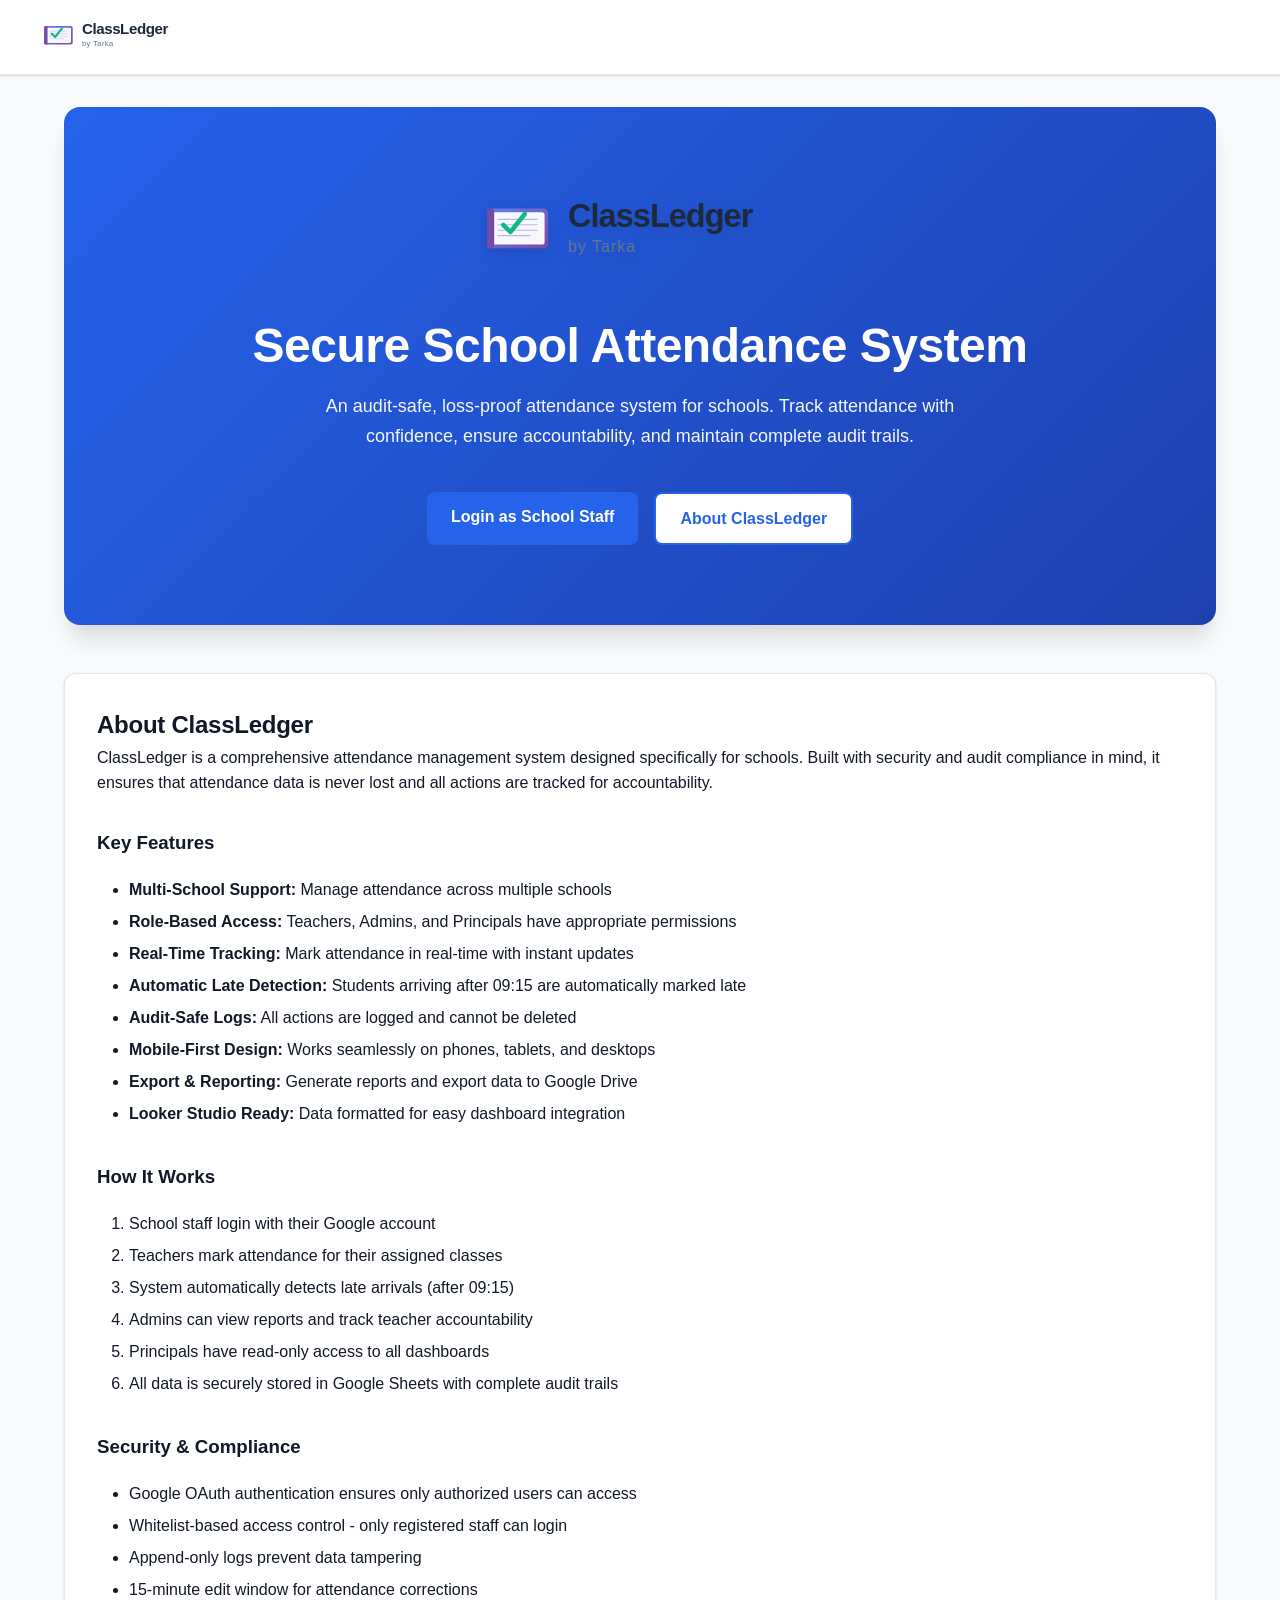
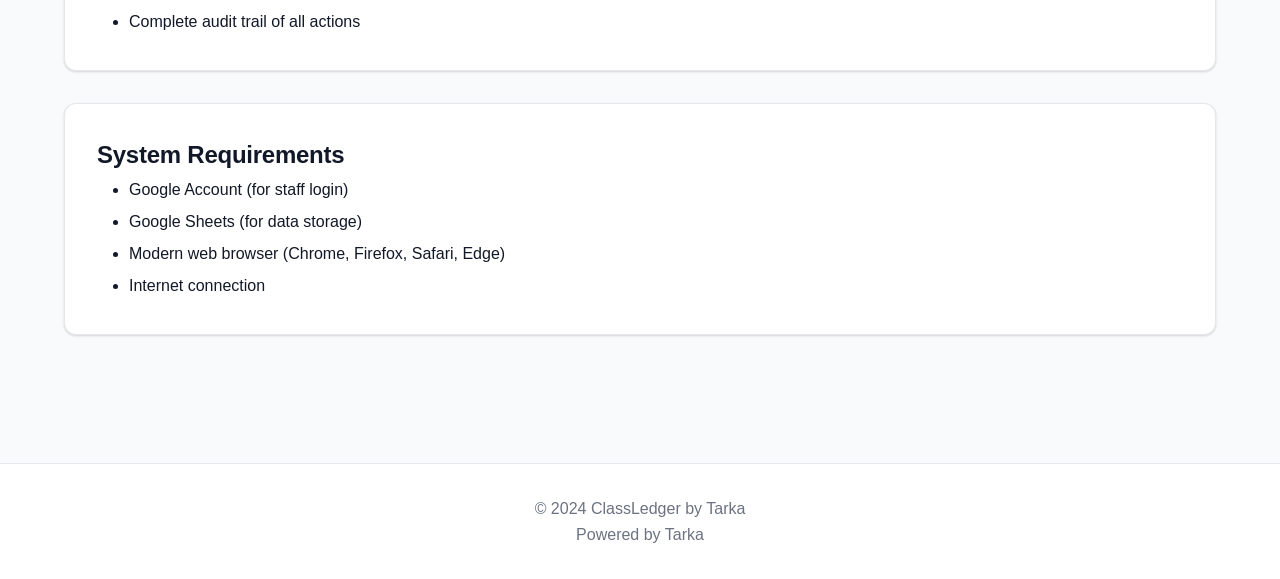
<file: index.html>
<!DOCTYPE html>
<html lang="en">
<head>
    <meta charset="UTF-8">
    <meta name="viewport" content="width=device-width, initial-scale=1.0">
    <meta http-equiv="Cache-Control" content="no-cache, no-store, must-revalidate">
    <meta http-equiv="Pragma" content="no-cache">
    <meta http-equiv="Expires" content="0">
    <title>ClassLedger by Tarka - Secure School Attendance System</title>
    <link rel="icon" type="image/svg+xml" href="assets/favicon.svg">
    <link rel="stylesheet" href="css/styles.css">
</head>
<body>
    <header>
        <div class="header-content">
            <div class="logo-container">
                <img src="assets/logo.svg" alt="ClassLedger" class="header-logo">
            </div>
        </div>
    </header>

    <main>
        <div class="container">
            <div class="hero">
                <div class="hero-logo-container">
                    <img src="assets/logo.svg" alt="ClassLedger" class="hero-logo">
                </div>
                <h1 class="hero-title">Secure School Attendance System</h1>
                <p class="hero-description">
                    An audit-safe, loss-proof attendance system for schools.
                    Track attendance with confidence, ensure accountability, and maintain complete audit trails.
                </p>
                <div class="btn-group">
                    <a href="login.html" class="btn btn-primary">Login as School Staff</a>
                    <a href="#about" class="btn btn-secondary">About ClassLedger</a>
                </div>
            </div>

            <div class="card" id="about">
                <h2 class="card-title">About ClassLedger</h2>
                <p style="margin-bottom: 1rem;">
                    ClassLedger is a comprehensive attendance management system designed specifically for schools.
                    Built with security and audit compliance in mind, it ensures that attendance data is never lost
                    and all actions are tracked for accountability.
                </p>
                
                <h3 style="margin-top: 2rem; margin-bottom: 1rem;">Key Features</h3>
                <ul style="line-height: 2; margin-left: 2rem;">
                    <li><strong>Multi-School Support:</strong> Manage attendance across multiple schools</li>
                    <li><strong>Role-Based Access:</strong> Teachers, Admins, and Principals have appropriate permissions</li>
                    <li><strong>Real-Time Tracking:</strong> Mark attendance in real-time with instant updates</li>
                    <li><strong>Automatic Late Detection:</strong> Students arriving after 09:15 are automatically marked late</li>
                    <li><strong>Audit-Safe Logs:</strong> All actions are logged and cannot be deleted</li>
                    <li><strong>Mobile-First Design:</strong> Works seamlessly on phones, tablets, and desktops</li>
                    <li><strong>Export & Reporting:</strong> Generate reports and export data to Google Drive</li>
                    <li><strong>Looker Studio Ready:</strong> Data formatted for easy dashboard integration</li>
                </ul>

                <h3 style="margin-top: 2rem; margin-bottom: 1rem;">How It Works</h3>
                <ol style="line-height: 2; margin-left: 2rem;">
                    <li>School staff login with their Google account</li>
                    <li>Teachers mark attendance for their assigned classes</li>
                    <li>System automatically detects late arrivals (after 09:15)</li>
                    <li>Admins can view reports and track teacher accountability</li>
                    <li>Principals have read-only access to all dashboards</li>
                    <li>All data is securely stored in Google Sheets with complete audit trails</li>
                </ol>

                <h3 style="margin-top: 2rem; margin-bottom: 1rem;">Security & Compliance</h3>
                <ul style="line-height: 2; margin-left: 2rem;">
                    <li>Google OAuth authentication ensures only authorized users can access</li>
                    <li>Whitelist-based access control - only registered staff can login</li>
                    <li>Append-only logs prevent data tampering</li>
                    <li>15-minute edit window for attendance corrections</li>
                    <li>Complete audit trail of all actions</li>
                </ul>
            </div>

            <div class="card">
                <h2 class="card-title">System Requirements</h2>
                <ul style="line-height: 2; margin-left: 2rem;">
                    <li>Google Account (for staff login)</li>
                    <li>Google Sheets (for data storage)</li>
                    <li>Modern web browser (Chrome, Firefox, Safari, Edge)</li>
                    <li>Internet connection</li>
                </ul>
            </div>
        </div>
    </main>

    <footer>
        <div class="footer-content">
            <p>&copy; 2024 ClassLedger by Tarka</p>
            <p>Powered by Tarka</p>
        </div>
    </footer>
</body>
</html>
</file>
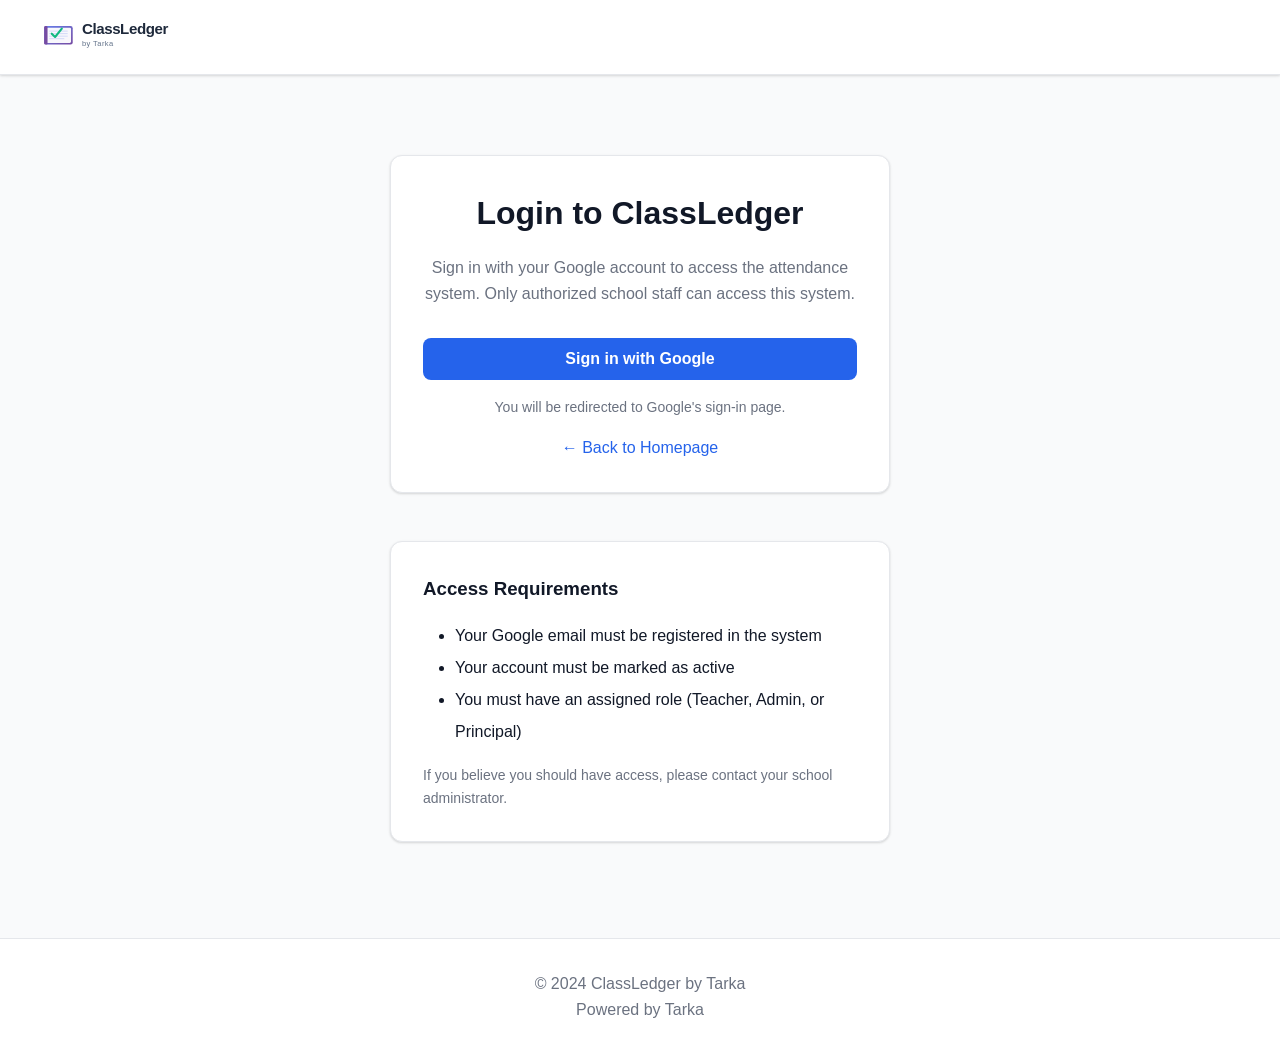
<file: admin-dashboard.html>
<!DOCTYPE html>
    <meta http-equiv="Cache-Control" content="no-cache, no-store, must-revalidate">
    <meta http-equiv="Pragma" content="no-cache">
    <meta http-equiv="Expires" content="0">
<html lang="en">
<head>
    <meta charset="UTF-8">
    <meta name="viewport" content="width=device-width, initial-scale=1.0">
    <title>Admin Dashboard - ClassLedger by Tarka</title>
    <link rel="icon" type="image/svg+xml" href="assets/favicon.svg">
    <link rel="stylesheet" href="css/styles.css">
</head>
<body>
    <header style="background: linear-gradient(135deg, #10b981 0%, #059669 100%);">
        <div class="header-content">
            <div class="logo-container">
                <img src="assets/logo-white.svg" alt="ClassLedger" class="header-logo">
            </div>
            <div class="user-info">
                <div>
                    <div class="user-name" id="userName" style="color: white;">Loading...</div>
                    <div style="display: flex; align-items: center; gap: 0.5rem;">
                        <span class="badge" style="background: rgba(255,255,255,0.2); color: white; padding: 0.25rem 0.75rem; border-radius: 0.25rem; font-size: 0.75rem; border: 1px solid rgba(255,255,255,0.3);">
                            🔧 Full Access
                        </span>
                        <div class="branding" id="userRole" style="color: rgba(255,255,255,0.9);">Admin</div>
                    </div>
                </div>
                <button class="btn-logout" onclick="logout()" style="background: rgba(255,255,255,0.2); color: white; border: 1px solid rgba(255,255,255,0.3);">Logout</button>
            </div>
        </div>
    </header>

    <main>
        <div class="container">
            <div class="card">
                <div class="card-header" style="display: flex; justify-content: space-between; align-items: center;">
                    <div>
                        <h2 class="card-title">Daily Attendance Report</h2>
                        <div id="schoolName" style="color: var(--text-secondary);">Loading...</div>
                    </div>
                    <button class="btn-refresh" onclick="manualRefresh()" title="Refresh data (Ctrl+R)">
                        <span>🔄</span> Refresh
                    </button>
                </div>

                <div style="display: grid; grid-template-columns: 1fr 1fr; gap: 1rem; margin-bottom: 1.5rem;">
                    <div class="form-group">
                        <label class="form-label" for="classSelect">Select Class</label>
                        <select id="classSelect" class="form-select">
                            <option value="">Loading classes...</option>
                        </select>
                    </div>
                    <div class="form-group">
                        <label class="form-label" for="dateSelect">Select Date</label>
                        <input type="date" id="dateSelect" class="form-input">
                    </div>
                </div>

                <div id="attendanceStats"></div>
            </div>

            <div class="card">
                <div class="card-header">
                    <h3 class="card-title">Absent Students</h3>
                </div>
                <div id="absentStudents">
                    <p class="text-center">Select a class and date to view absent students</p>
                </div>
            </div>

            <div class="card">
                <div class="card-header">
                    <h3 class="card-title">Teacher Accountability</h3>
                </div>
                <div id="teacherAccountability">
                    <p class="text-center">Select a class and date to view teacher accountability</p>
                </div>
            </div>

            <div class="card">
                <div class="card-header">
                    <h3 class="card-title">Date Range Report</h3>
                </div>
                <div style="display: grid; grid-template-columns: 1fr 1fr 1fr; gap: 1rem; margin-bottom: 1.5rem;">
                    <div class="form-group">
                        <label class="form-label" for="reportClassSelect">Class</label>
                        <select id="reportClassSelect" class="form-select">
                            <option value="">Select Class</option>
                        </select>
                    </div>
                    <div class="form-group">
                        <label class="form-label" for="reportStartDate">Start Date</label>
                        <input type="date" id="reportStartDate" class="form-input">
                    </div>
                    <div class="form-group">
                        <label class="form-label" for="reportEndDate">End Date</label>
                        <input type="date" id="reportEndDate" class="form-input">
                    </div>
                </div>
                <button id="generateReportBtn" class="btn btn-primary">Generate Report</button>
                <div id="dateRangeReport" style="margin-top: 2rem;"></div>
            </div>

            <!-- Student Management Panel -->
            <div class="card">
                <div class="card-header">
                    <h3 class="card-title">Student Management</h3>
                    <div style="display: flex; gap: 0.5rem;">
                        <button class="btn btn-primary" onclick="openAddStudentModal()">+ Add Student</button>
                        <button class="btn btn-secondary" onclick="downloadCSVTemplate()">Download Template</button>
                        <button class="btn btn-secondary" onclick="openBulkImportModal()">Bulk Import</button>
                    </div>
                </div>
                <div id="studentManagement">
                    <div class="form-group">
                        <input type="text" id="studentSearch" class="form-input" placeholder="Search students by name, roll, or class..." onkeyup="searchStudents()">
                    </div>
                    <div id="studentsList" class="table-container">
                        <p class="text-center">Loading students...</p>
                    </div>
                </div>
            </div>

            <!-- Teacher Management Panel -->
            <div class="card">
                <div class="card-header">
                    <h3 class="card-title">Teacher Management</h3>
                    <button class="btn btn-primary" onclick="openAddTeacherModal()">+ Add Teacher</button>
                </div>
                <div id="teacherManagement">
                    <div id="teachersList" class="table-container">
                        <p class="text-center">Loading teachers...</p>
                    </div>
                </div>
            </div>

            <!-- System Settings -->
            <div class="card">
                <div class="card-header">
                    <h3 class="card-title">System Settings</h3>
                </div>
                <div id="systemSettings">
                    <div class="form-group">
                        <label class="form-label">Check-In Window</label>
                        <div style="display: grid; grid-template-columns: 1fr 1fr; gap: 1rem;">
                            <input type="time" id="checkInStart" class="form-input" value="07:00">
                            <input type="time" id="checkInEnd" class="form-input" value="10:30">
                        </div>
                    </div>
                    <div class="form-group">
                        <label class="form-label">Check-Out Window</label>
                        <div style="display: grid; grid-template-columns: 1fr 1fr; gap: 1rem;">
                            <input type="time" id="checkOutStart" class="form-input" value="12:30">
                            <input type="time" id="checkOutEnd" class="form-input" value="15:30">
                        </div>
                    </div>
                    <div class="form-group">
                        <label class="form-label">Late Arrival Threshold</label>
                        <input type="time" id="lateThreshold" class="form-input" value="09:15">
                    </div>
                    <div class="form-group">
                        <label class="form-label">Edit Window (minutes)</label>
                        <input type="number" id="editWindow" class="form-input" value="15" min="0" max="60">
                    </div>
                    <button class="btn btn-primary" onclick="saveSystemSettings()">Save Settings</button>
                </div>
            </div>

            <!-- Student Portal Management -->
            <div class="card">
                <div class="card-header">
                    <h3 class="card-title">Student Portal</h3>
                </div>
                <div id="studentPortal">
                    <p style="margin-bottom: 1rem;">Manage student certificate downloads and correction requests.</p>
                    <div class="form-group">
                        <label class="form-label">Select Student</label>
                        <select id="portalStudentSelect" class="form-select" onchange="loadStudentPortalData()">
                            <option value="">Select a student...</option>
                        </select>
                    </div>
                    <div id="studentPortalActions" style="display: none;">
                        <div style="display: flex; gap: 1rem; margin-top: 1rem;">
                            <button class="btn btn-primary" onclick="downloadStudentCertificate()">Download Certificate</button>
                            <button class="btn btn-secondary" onclick="viewCorrectionRequests()">View Correction Requests</button>
                        </div>
                    </div>
                </div>
            </div>
        </div>
    </main>

    <footer>
        <div class="footer-content">
            <p>&copy; 2024 ClassLedger by Tarka</p>
            <p>Powered by Tarka</p>
        </div>
    </footer>

    <script src="js/auth.js"></script>
    <script src="js/utils.js"></script>
    <script src="js/analytics.js"></script>
    <script src="js/advanced-reporting.js"></script>
    <script src="js/realtime.js"></script>
    <script src="js/bulk-operations.js"></script>
    <script src="js/holiday-calendar.js"></script>
    <script src="js/admin-management.js"></script>
    <script src="js/student-portal.js"></script>
    <script src="js/admin.js"></script>
    <script>
        // Initialize language selector
        document.addEventListener('DOMContentLoaded', () => {
            const langSelect = document.getElementById('languageSelect');
            if (langSelect) {
                langSelect.value = getCurrentLanguage();
            }
            
            // Initialize holiday calendar
            const today = new Date();
            loadHolidays().then(() => {
                renderHolidayCalendar('holidayCalendarContainer', today.getFullYear(), today.getMonth());
            });
        });
        
        // Theme toggle
        function toggleTheme() {
            document.body.classList.toggle('dark-theme');
            const isDark = document.body.classList.contains('dark-theme');
            localStorage.setItem('theme', isDark ? 'dark' : 'light');
            showToast(`Switched to ${isDark ? 'dark' : 'light'} mode`, 'info');
        }
        
        // Load saved theme
        if (localStorage.getItem('theme') === 'dark') {
            document.body.classList.add('dark-theme');
        }
    </script>
    <script>
        // Check if user data is in URL (from OAuth redirect)
        const urlParams = new URLSearchParams(window.location.search);
        const userParam = urlParams.get('user');
        if (userParam) {
            try {
                const user = JSON.parse(decodeURIComponent(userParam));
                sessionStorage.setItem('user', JSON.stringify(user));
                sessionStorage.setItem('authenticated', 'true');
                window.history.replaceState({}, document.title, window.location.pathname);
            } catch (e) {
                console.error('Error parsing user data:', e);
            }
        }
    </script>
    <!-- Note: Class dropdowns are populated by populateClassDropdown() in admin.js -->
</body>
</html>
</file>
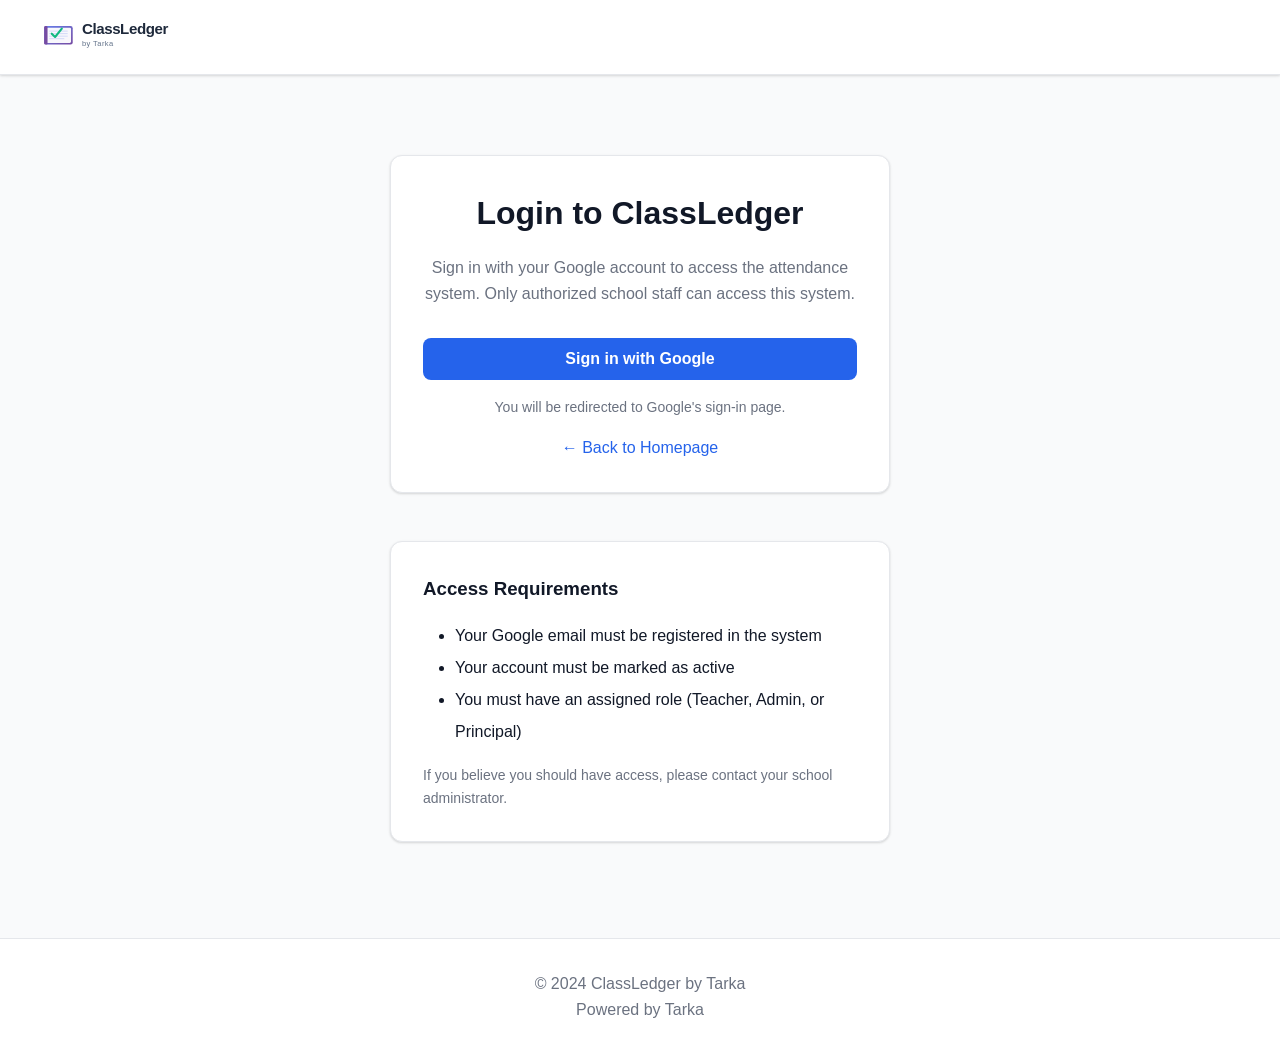
<file: login.html>
<!DOCTYPE html>
    <meta http-equiv="Cache-Control" content="no-cache, no-store, must-revalidate">
    <meta http-equiv="Pragma" content="no-cache">
    <meta http-equiv="Expires" content="0">
<html lang="en">
<head>
    <meta charset="UTF-8">
    <meta name="viewport" content="width=device-width, initial-scale=1.0">
    <title>Login - ClassLedger by Tarka</title>
    <link rel="icon" type="image/svg+xml" href="assets/favicon.svg">
    <link rel="stylesheet" href="css/styles.css">
</head>
<body>
    <header>
        <div class="header-content">
            <div class="logo-container">
                <img src="assets/logo.svg" alt="ClassLedger" class="header-logo">
            </div>
        </div>
    </header>

    <main>
        <div class="container">
            <div class="card" style="max-width: 500px; margin: 3rem auto;">
                <div class="text-center">
                    <h1 style="margin-bottom: 1rem;">Login to ClassLedger</h1>
                    <p style="color: var(--text-secondary); margin-bottom: 2rem;">
                        Sign in with your Google account to access the attendance system.
                        Only authorized school staff can access this system.
                    </p>
                </div>

                <div id="loginStatus" class="alert alert-info" style="display: none;"></div>

                <div class="text-center">
                    <button id="loginBtn" class="btn btn-primary" style="width: 100%; margin-bottom: 1rem;">
                        Sign in with Google
                    </button>
                    <p style="font-size: 0.875rem; color: var(--text-secondary); margin-bottom: 1rem;">
                        You will be redirected to Google's sign-in page.
                    </p>
                    <a href="index.html" style="color: var(--primary-color); text-decoration: none;">
                        ← Back to Homepage
                    </a>
                </div>
            </div>

            <div class="card" style="max-width: 500px; margin: 0 auto;">
                <h3 style="margin-bottom: 1rem;">Access Requirements</h3>
                <ul style="line-height: 2; margin-left: 2rem;">
                    <li>Your Google email must be registered in the system</li>
                    <li>Your account must be marked as active</li>
                    <li>You must have an assigned role (Teacher, Admin, or Principal)</li>
                </ul>
                <p style="margin-top: 1rem; color: var(--text-secondary); font-size: 0.875rem;">
                    If you believe you should have access, please contact your school administrator.
                </p>
            </div>
        </div>
    </main>

    <footer>
        <div class="footer-content">
            <p>&copy; 2024 ClassLedger by Tarka</p>
            <p>Powered by Tarka</p>
        </div>
    </footer>

    <script src="js/auth.js"></script>
    <script>
        // Check URL parameters immediately (before DOMContentLoaded)
        // This handles OAuth redirects that come with user data in URL
        (function() {
            const urlParams = new URLSearchParams(window.location.search);
            const userParam = urlParams.get('user');
            const errorParam = urlParams.get('error');
            
            if (errorParam === 'unauthorized') {
                // Wait for DOM, then show access denied
                if (document.readyState === 'loading') {
                    document.addEventListener('DOMContentLoaded', function() {
                        showAccessDenied();
                    });
                } else {
                    showAccessDenied();
                }
                return;
            } else if (userParam) {
                try {
                    const user = JSON.parse(decodeURIComponent(userParam));
                    sessionStorage.setItem('user', JSON.stringify(user));
                    sessionStorage.setItem('authenticated', 'true');
                    // Clean URL immediately
                    window.history.replaceState({}, document.title, window.location.pathname);
                    // Redirect to appropriate dashboard
                    // Wait for auth.js to load if needed
                    if (typeof redirectToDashboard === 'function') {
                        redirectToDashboard(user.role);
                    } else {
                        // Wait for auth.js to load
                        window.addEventListener('load', function() {
                            if (typeof redirectToDashboard === 'function') {
                                redirectToDashboard(user.role);
                            } else {
                                // Fallback: redirect based on role
                                const roleMap = {
                                    'teacher': 'teacher-dashboard.html',
                                    'admin': 'admin-dashboard.html',
                                    'principal': 'principal-dashboard.html'
                                };
                                const dashboard = roleMap[user.role] || 'index.html';
                                window.location.href = dashboard;
                            }
                        });
                    }
                    return;
                } catch (e) {
                    console.error('Error parsing user data:', e);
                    if (document.readyState === 'loading') {
                        document.addEventListener('DOMContentLoaded', function() {
                            showAccessDenied();
                        });
                    } else {
                        showAccessDenied();
                    }
                    return;
                }
            }
        })();

        // Wait for DOM to be ready for button initialization
        document.addEventListener('DOMContentLoaded', function() {
            // Check if we're showing access denied (error parameter in URL)
            const urlParams = new URLSearchParams(window.location.search);
            if (urlParams.get('error') === 'unauthorized') {
                // Access denied is already shown, don't try to initialize button
                return;
            }

            // Check if already logged in (skip if we just processed URL params)
            if (!window.location.search.includes('user=') && !window.location.search.includes('error=')) {
                if (isAuthenticated()) {
                    const user = getCurrentUser();
                    if (user) {
                        redirectToDashboard(user.role);
                        return;
                    }
                }
            }

            // Initialize login button
            const loginBtn = document.getElementById('loginBtn');
            if (!loginBtn) {
                // Button might have been removed by showAccessDenied, check if we should show it
                if (urlParams.get('error') !== 'unauthorized') {
                    console.error('Login button not found!');
                }
                return;
            }

            loginBtn.addEventListener('click', async function(e) {
                e.preventDefault();
                e.stopPropagation();
                
                console.log('Login button clicked');
                
                const statusEl = document.getElementById('loginStatus');
                if (statusEl) {
                    statusEl.style.display = 'block';
                    statusEl.className = 'alert alert-info';
                    statusEl.textContent = 'Redirecting to Google sign-in...';
                }
                
                // Get API URL from auth.js (should be loaded by now)
                const apiUrl = typeof API_URL !== 'undefined' ? API_URL : 'https://script.google.com/macros/s/AKfycbwtvbmUP8SDG3pmLZ0uCxoZjZ8Fs61XFHXZI5sh0GmkMnRK_VrrW7DHO-DpG-5o5elR/exec';
                
                // Redirect to Apps Script Web App which will handle OAuth
                // The Web App will redirect back with user data
                const frontendBaseUrl = window.location.origin + window.location.pathname.replace('/login.html', '');
                const redirectUrl = `${frontendBaseUrl}/login.html`;
                
                console.log('Redirecting to:', `${apiUrl}?action=auth&redirect=${encodeURIComponent(redirectUrl)}`);
                
                // Redirect to Web App with redirect parameter
                window.location.href = `${apiUrl}?action=auth&redirect=${encodeURIComponent(redirectUrl)}`;
            });
        });
    </script>
</body>
</html>
</file>
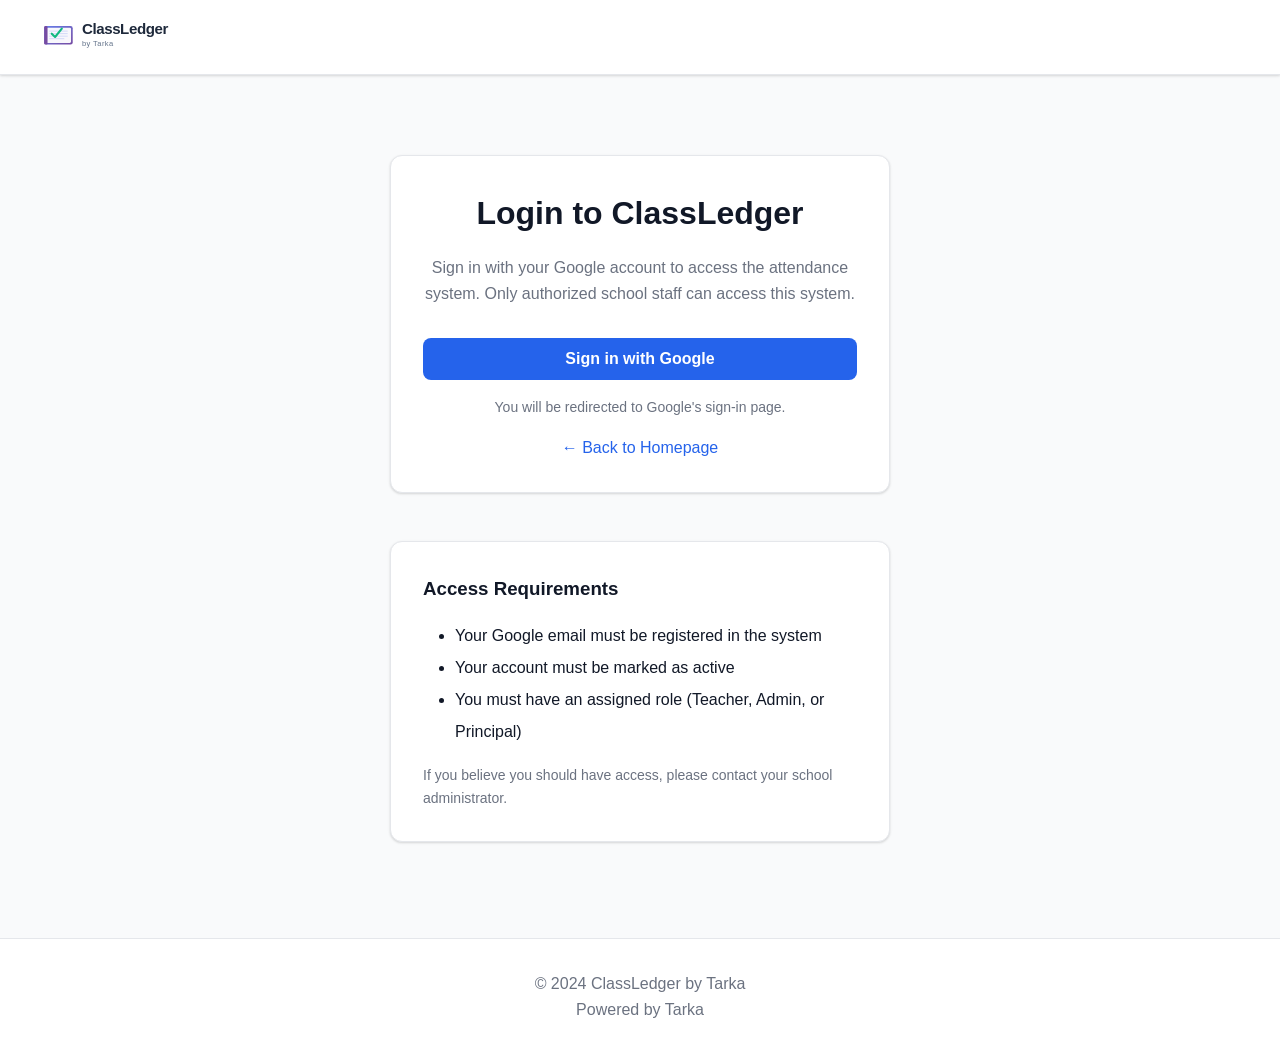
<file: principal-dashboard.html>
<!DOCTYPE html>
    <meta http-equiv="Cache-Control" content="no-cache, no-store, must-revalidate">
    <meta http-equiv="Pragma" content="no-cache">
    <meta http-equiv="Expires" content="0">
<html lang="en">
<head>
    <meta charset="UTF-8">
    <meta name="viewport" content="width=device-width, initial-scale=1.0">
    <title>Principal Dashboard - ClassLedger by Tarka</title>
    <link rel="icon" type="image/svg+xml" href="assets/favicon.svg">
    <link rel="stylesheet" href="css/styles.css">
</head>
<body>
    <header style="background: linear-gradient(135deg, #667eea 0%, #764ba2 100%);">
        <div class="header-content">
            <div class="logo-container">
                <img src="assets/logo-white.svg" alt="ClassLedger" class="header-logo">
            </div>
            <div class="user-info">
                <div>
                    <div class="user-name" id="userName" style="color: white;">Loading...</div>
                    <div style="display: flex; align-items: center; gap: 0.5rem;">
                        <span class="badge" style="background: rgba(255,255,255,0.2); color: white; padding: 0.25rem 0.75rem; border-radius: 0.25rem; font-size: 0.75rem; border: 1px solid rgba(255,255,255,0.3);">
                            👁️ Read-Only Access
                        </span>
                        <div class="branding" id="userRole" style="color: rgba(255,255,255,0.9);">Principal</div>
                    </div>
                </div>
                <button class="btn-logout" onclick="logout()" style="background: rgba(255,255,255,0.2); color: white; border: 1px solid rgba(255,255,255,0.3);">Logout</button>
            </div>
        </div>
    </header>

    <main>
        <div class="container">
            <div class="card">
                <div class="card-header" style="display: flex; justify-content: space-between; align-items: center;">
                    <div>
                        <h2 class="card-title">School Overview</h2>
                        <div id="schoolName" style="color: var(--text-secondary);">Loading...</div>
                    </div>
                    <button class="btn-refresh" onclick="manualRefresh()" title="Refresh data (Ctrl+R)">
                        <span>🔄</span> Refresh
                    </button>
                </div>
                <div id="overviewStats">
                    <div class="loading">
                        <div class="spinner"></div>
                        Loading statistics...
                    </div>
                </div>
            </div>

            <div class="card">
                <div class="card-header">
                    <h3 class="card-title">Daily Attendance Report</h3>
                </div>
                <div style="display: grid; grid-template-columns: 1fr 1fr; gap: 1rem; margin-bottom: 1.5rem;">
                    <div class="form-group">
                        <label class="form-label" for="classSelect">Select Class</label>
                        <select id="classSelect" class="form-select">
                            <option value="">Select Class</option>
                        </select>
                    </div>
                    <div class="form-group">
                        <label class="form-label" for="dateSelect">Select Date</label>
                        <input type="date" id="dateSelect" class="form-input">
                    </div>
                </div>
                <div id="reportContent">
                    <p class="text-center">Select a class and date to view report</p>
                </div>
            </div>

            <div class="card">
                <div class="card-header">
                    <h3 class="card-title">Absent Students</h3>
                </div>
                <div id="absentStudents">
                    <p class="text-center">Select a class and date to view absent students</p>
                </div>
            </div>

            <div class="card">
                <div class="card-header">
                    <h3 class="card-title">Teacher Accountability</h3>
                </div>
                <div id="teacherAccountability">
                    <p class="text-center">Select a class and date to view teacher accountability</p>
                </div>
            </div>

            <div class="card">
                <div class="card-header">
                    <h3 class="card-title">Date Range Report</h3>
                </div>
                <div style="display: grid; grid-template-columns: 1fr 1fr 1fr; gap: 1rem; margin-bottom: 1.5rem;">
                    <div class="form-group">
                        <label class="form-label" for="reportClassSelect">Class</label>
                        <select id="reportClassSelect" class="form-select">
                            <option value="">Select Class</option>
                        </select>
                    </div>
                    <div class="form-group">
                        <label class="form-label" for="reportStartDate">Start Date</label>
                        <input type="date" id="reportStartDate" class="form-input">
                    </div>
                    <div class="form-group">
                        <label class="form-label" for="reportEndDate">End Date</label>
                        <input type="date" id="reportEndDate" class="form-input">
                    </div>
                </div>
                <button id="generateReportBtn" class="btn btn-primary">Generate Report</button>
                <div id="dateRangeReport" style="margin-top: 2rem;"></div>
            </div>

            <div class="card">
                <div class="alert alert-info">
                    <strong>Read-Only Mode:</strong> As a Principal, you have read-only access to all reports and dashboards.
                    You cannot edit attendance or modify any data.
                </div>
            </div>
        </div>
    </main>

    <footer>
        <div class="footer-content">
            <p>&copy; 2024 ClassLedger by Tarka</p>
            <p>Powered by Tarka</p>
        </div>
    </footer>

    <script src="js/auth.js"></script>
    <script src="js/utils.js"></script>
    <script src="js/realtime.js"></script>
    <script src="js/analytics.js"></script>
    <script src="js/advanced-reporting.js"></script>
    <script src="js/principal.js"></script>
    <script src="js/admin.js"></script>
    <script>
        // Setup real-time updates for principal
        if (document.readyState === 'loading') {
            document.addEventListener('DOMContentLoaded', () => {
                if (typeof setupPrincipalRealtime !== 'undefined') {
                    setupPrincipalRealtime();
                }
            });
        } else {
            if (typeof setupPrincipalRealtime !== 'undefined') {
                setupPrincipalRealtime();
            }
        }
    </script>
    <script>
        // Check if user data is in URL (from OAuth redirect)
        const urlParams = new URLSearchParams(window.location.search);
        const userParam = urlParams.get('user');
        if (userParam) {
            try {
                const user = JSON.parse(decodeURIComponent(userParam));
                sessionStorage.setItem('user', JSON.stringify(user));
                sessionStorage.setItem('authenticated', 'true');
                window.history.replaceState({}, document.title, window.location.pathname);
            } catch (e) {
                console.error('Error parsing user data:', e);
            }
        }
    </script>
    <!-- Note: Class dropdowns are populated by populateClassDropdown() in principal.js -->
</body>
</html>
</file>
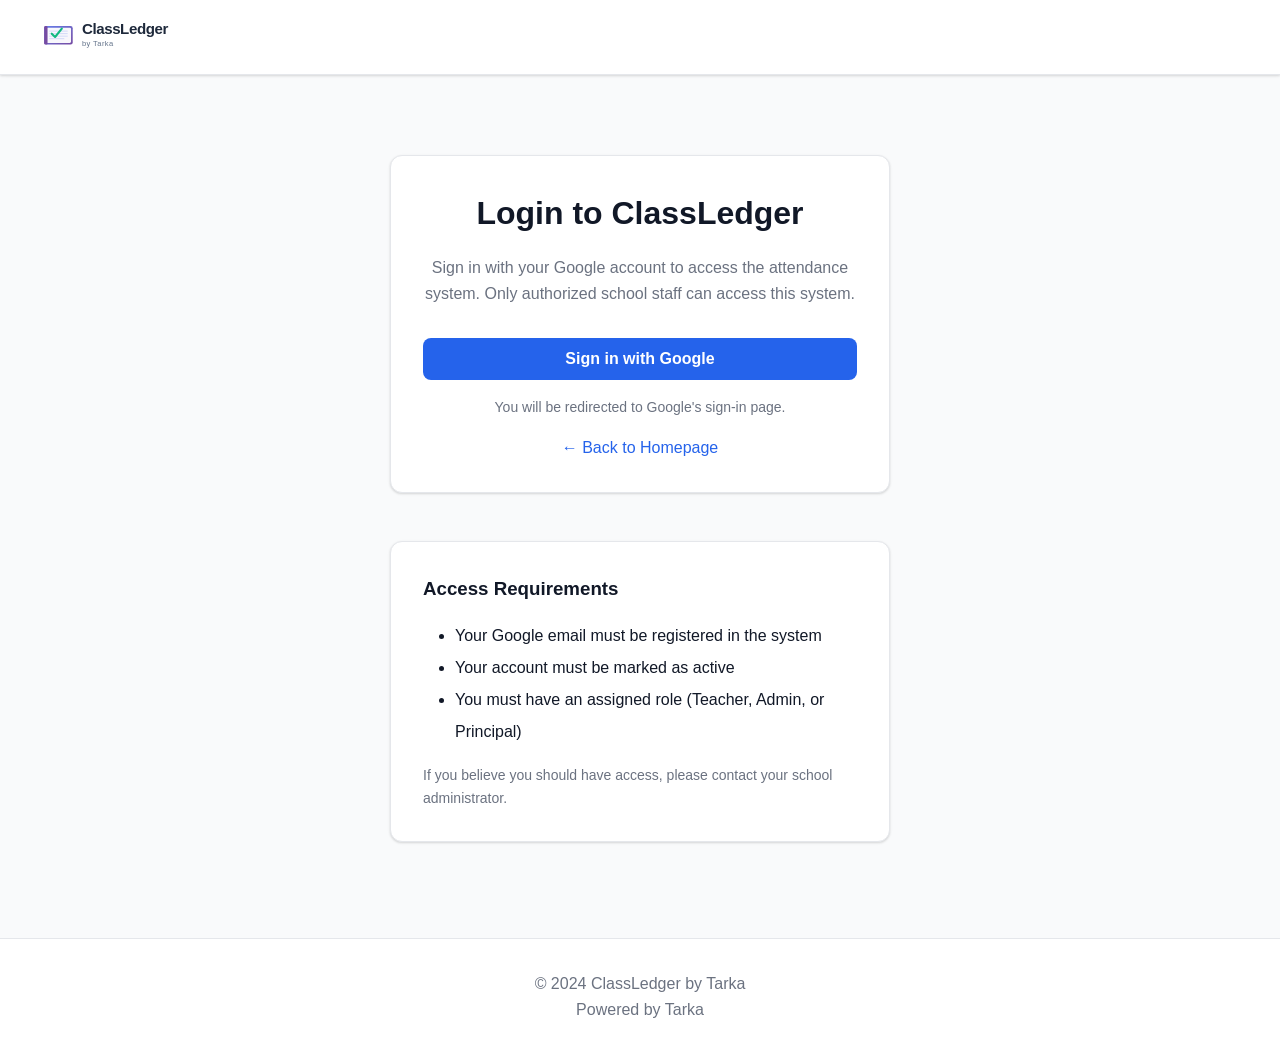
<file: teacher-dashboard.html>
<!DOCTYPE html>
    <meta http-equiv="Cache-Control" content="no-cache, no-store, must-revalidate">
    <meta http-equiv="Pragma" content="no-cache">
    <meta http-equiv="Expires" content="0">
<html lang="en">
<head>
    <meta charset="UTF-8">
    <meta name="viewport" content="width=device-width, initial-scale=1.0">
    <title>Teacher Dashboard - ClassLedger by Tarka</title>
    <link rel="icon" type="image/svg+xml" href="assets/favicon.svg">
    <link rel="stylesheet" href="css/styles.css">
</head>
<body>
    <header>
        <div class="header-content">
            <div class="logo-container">
                <img src="assets/logo.svg" alt="ClassLedger" class="header-logo">
            </div>
            <div class="user-info">
                <div>
                    <div class="user-name" id="userName">Loading...</div>
                    <div class="branding" id="userRole">Teacher</div>
                </div>
                <button class="btn-logout" onclick="logout()">Logout</button>
            </div>
        </div>
    </header>

    <main>
        <div class="container">
            <div class="card">
                <div class="card-header" style="display: flex; justify-content: space-between; align-items: center;">
                    <div>
                        <h2 class="card-title">Mark Attendance</h2>
                        <div id="schoolName" style="color: var(--text-secondary);">Loading...</div>
                    </div>
                    <button class="btn-refresh" onclick="manualRefresh()" title="Refresh data (Ctrl+R)">
                        <span>🔄</span> Refresh
                    </button>
                </div>

                <div class="form-group">
                    <label class="form-label" for="classSelect">Select Class</label>
                    <select id="classSelect" class="form-select">
                        <option value="">Loading classes...</option>
                    </select>
                </div>

                <div id="summaryContainer" class="summary" style="display: none;">
                    <div class="summary-card">
                        <div class="summary-label">Total Students</div>
                        <div class="summary-value" id="summaryTotal">0</div>
                    </div>
                    <div class="summary-card">
                        <div class="summary-label">Present</div>
                        <div class="summary-value present" id="summaryPresent">0</div>
                    </div>
                    <div class="summary-card">
                        <div class="summary-label">Absent</div>
                        <div class="summary-value absent" id="summaryAbsent">0</div>
                    </div>
                    <div class="summary-card">
                        <div class="summary-label">Late</div>
                        <div class="summary-value late" id="summaryLate">0</div>
                    </div>
                </div>
            </div>

            <div class="card">
                <div class="card-header">
                    <h3 class="card-title">Student List</h3>
                    <button class="btn btn-success" onclick="submitAttendance()">Submit Attendance</button>
                </div>
                <div id="studentsList">
                    <div class="loading">
                        <div class="spinner"></div>
                        Loading students...
                    </div>
                </div>
            </div>

            <div class="card">
                <h3 class="card-title">Instructions</h3>
                <ul style="line-height: 2; margin-left: 2rem;">
                    <li><strong>Check-In Window:</strong> 07:00 - 10:30</li>
                    <li><strong>Late Arrival:</strong> After 09:15, students are automatically marked as Late</li>
                    <li><strong>Check-Out Window:</strong> 12:30 - 15:30</li>
                    <li><strong>Edit Window:</strong> You can edit attendance within 15 minutes of marking</li>
                    <li><strong>One Entry Per Day:</strong> Each student can have only one check-in and one check-out per day</li>
                </ul>
            </div>
        </div>
    </main>

    <footer>
        <div class="footer-content">
            <p>&copy; 2024 ClassLedger by Tarka</p>
            <p>Powered by Tarka</p>
        </div>
    </footer>

    <script src="js/auth.js"></script>
    <script src="js/utils.js"></script>
    <script src="js/bulk-operations.js"></script>
    <script src="js/teacher.js"></script>
    <script>
        // Check if user data is in URL (from OAuth redirect)
        const urlParams = new URLSearchParams(window.location.search);
        const userParam = urlParams.get('user');
        if (userParam) {
            try {
                const user = JSON.parse(decodeURIComponent(userParam));
                sessionStorage.setItem('user', JSON.stringify(user));
                sessionStorage.setItem('authenticated', 'true');
                // Clean URL
                window.history.replaceState({}, document.title, window.location.pathname);
            } catch (e) {
                console.error('Error parsing user data:', e);
            }
        }
    </script>
</body>
</html>
</file>
<file: css/styles.css>
/**
 * ClassLedger by Tarka - Main Stylesheet
 * Mobile-first responsive design
 */

:root {
  --primary-color: #2563eb;
  --primary-dark: #1e40af;
  --secondary-color: #10b981;
  --danger-color: #ef4444;
  --warning-color: #f59e0b;
  --success-color: #10b981;
  --bg-color: #f9fafb;
  --card-bg: #ffffff;
  --text-primary: #111827;
  --text-secondary: #6b7280;
  --border-color: #e5e7eb;
  --shadow: 0 1px 3px 0 rgba(0, 0, 0, 0.1), 0 1px 2px 0 rgba(0, 0, 0, 0.06);
  --shadow-lg: 0 10px 15px -3px rgba(0, 0, 0, 0.1), 0 4px 6px -2px rgba(0, 0, 0, 0.05);
}

* {
  margin: 0;
  padding: 0;
  box-sizing: border-box;
}

body {
  font-family: -apple-system, BlinkMacSystemFont, 'Segoe UI', Roboto, 'Helvetica Neue', Arial, sans-serif;
  background-color: var(--bg-color);
  color: var(--text-primary);
  line-height: 1.6;
  min-height: 100vh;
}

/* Header */
header {
  background: var(--card-bg);
  box-shadow: 0 1px 3px 0 rgba(0, 0, 0, 0.1), 0 1px 2px 0 rgba(0, 0, 0, 0.06);
  padding: 1rem 1.5rem;
  position: sticky;
  top: 0;
  z-index: 100;
  border-bottom: 1px solid var(--border-color);
}

.header-content {
  max-width: 1200px;
  margin: 0 auto;
  display: flex;
  justify-content: space-between;
  align-items: center;
}

/* Logo Container - Professional spacing */
.logo-container {
  display: flex;
  align-items: center;
  gap: 0;
}

.header-logo {
  height: 42px;
  width: auto;
  display: block;
}

/* Legacy logo class (for backward compatibility) */
.logo {
  font-size: 1.5rem;
  font-weight: 700;
  color: var(--primary-color);
}

.branding {
  font-size: 0.875rem;
  color: var(--text-secondary);
}

.user-info {
  display: flex;
  align-items: center;
  gap: 1.25rem;
}

.user-name {
  font-weight: 500;
  font-size: 0.9375rem;
  color: var(--text-primary);
}

.user-role {
  font-size: 0.8125rem;
  color: var(--text-secondary);
}

.btn-logout {
  padding: 0.5rem 1rem;
  background: var(--danger-color);
  color: white;
  border: none;
  border-radius: 0.375rem;
  cursor: pointer;
  font-size: 0.875rem;
  transition: background 0.2s;
}

.btn-logout:hover {
  background: #dc2626;
}

/* Container */
.container {
  max-width: 1200px;
  margin: 0 auto;
  padding: 2rem 1.5rem;
}

/* Homepage */
.hero {
  text-align: center;
  padding: 5rem 2rem;
  background: linear-gradient(135deg, #2563eb 0%, #1e40af 100%);
  color: white;
  border-radius: 1rem;
  margin-bottom: 3rem;
  box-shadow: 0 20px 25px -5px rgba(0, 0, 0, 0.1), 0 10px 10px -5px rgba(0, 0, 0, 0.04);
}

.hero-logo-container {
  margin-bottom: 2.5rem;
  display: flex;
  justify-content: center;
  align-items: center;
}

.hero-logo {
  height: 90px;
  width: auto;
  filter: drop-shadow(0 4px 6px rgba(0, 0, 0, 0.1));
}

.hero-title {
  font-size: 2.5rem;
  font-weight: 700;
  margin-bottom: 1.5rem;
  letter-spacing: -0.5px;
  line-height: 1.2;
}

.hero h1 {
  font-size: 3rem;
  margin-bottom: 1rem;
  font-weight: 800;
}

.hero .subtitle {
  font-size: 1.5rem;
  margin-bottom: 0.5rem;
  opacity: 0.95;
}

.hero .branding {
  font-size: 1rem;
  margin-bottom: 2rem;
  opacity: 0.9;
}

.hero-description {
  font-size: 1.125rem;
  margin-bottom: 2.5rem;
  opacity: 0.95;
  max-width: 650px;
  margin-left: auto;
  margin-right: auto;
  line-height: 1.7;
}

.hero .description {
  font-size: 1.125rem;
  margin-bottom: 2rem;
  opacity: 0.9;
  max-width: 600px;
  margin-left: auto;
  margin-right: auto;
}

.btn-group {
  display: flex;
  gap: 1rem;
  justify-content: center;
  flex-wrap: wrap;
}

/* Buttons */
.btn {
  padding: 0.75rem 1.5rem;
  border: none;
  border-radius: 0.5rem;
  font-size: 1rem;
  font-weight: 600;
  cursor: pointer;
  transition: all 0.2s;
  text-decoration: none;
  display: inline-block;
  text-align: center;
}

.btn-primary {
  background: var(--primary-color);
  color: white;
}

.btn-primary:hover {
  background: var(--primary-dark);
  color: white;
}

.btn-secondary {
  background: white;
  color: var(--primary-color);
  border: 2px solid var(--primary-color);
}

.btn-secondary:hover {
  background: var(--primary-color);
  color: white;
  border-color: var(--primary-color);
}

.btn-success {
  background: var(--success-color);
  color: white;
}

.btn-success:hover {
  background: #059669;
}

.btn-danger {
  background: var(--danger-color);
  color: white;
}

.btn-danger:hover {
  background: #dc2626;
}

.btn:disabled {
  opacity: 0.5;
  cursor: not-allowed;
}

/* Cards */
.card {
  background: var(--card-bg);
  border-radius: 0.75rem;
  padding: 2rem;
  box-shadow: 0 1px 3px 0 rgba(0, 0, 0, 0.1), 0 1px 2px 0 rgba(0, 0, 0, 0.06);
  margin-bottom: 2rem;
  border: 1px solid var(--border-color);
  transition: box-shadow 0.2s ease;
}

.card:hover {
  box-shadow: 0 4px 6px -1px rgba(0, 0, 0, 0.1), 0 2px 4px -1px rgba(0, 0, 0, 0.06);
}

.card-header {
  display: flex;
  justify-content: space-between;
  align-items: center;
  margin-bottom: 1.75rem;
  padding-bottom: 1.25rem;
  border-bottom: 2px solid var(--border-color);
}

.card-title {
  font-size: 1.5rem;
  font-weight: 600;
  color: var(--text-primary);
  letter-spacing: -0.25px;
  margin: 0;
}

/* Forms */
.form-group {
  margin-bottom: 1.5rem;
}

.form-label {
  display: block;
  margin-bottom: 0.5rem;
  font-weight: 500;
  color: var(--text-primary);
}

.form-input,
.form-select {
  width: 100%;
  padding: 0.75rem;
  border: 1px solid var(--border-color);
  border-radius: 0.375rem;
  font-size: 1rem;
  transition: border-color 0.2s;
}

.form-input:focus,
.form-select:focus {
  outline: none;
  border-color: var(--primary-color);
  box-shadow: 0 0 0 3px rgba(37, 99, 235, 0.1);
}

.form-textarea {
  min-height: 100px;
  resize: vertical;
}

/* Student List */
.student-list {
  display: grid;
  gap: 1rem;
}

.student-item {
  display: flex;
  align-items: center;
  justify-content: space-between;
  padding: 1rem;
  background: var(--card-bg);
  border: 1px solid var(--border-color);
  border-radius: 0.5rem;
  transition: all 0.2s;
}

.student-item:hover {
  box-shadow: var(--shadow);
  border-color: var(--primary-color);
}

.student-info {
  flex: 1;
}

.student-name {
  font-weight: 600;
  margin-bottom: 0.25rem;
}

.student-details {
  font-size: 0.875rem;
  color: var(--text-secondary);
}

.attendance-buttons {
  display: flex;
  gap: 0.5rem;
  flex-wrap: wrap;
}

.btn-attendance {
  padding: 0.5rem 1rem;
  border: none;
  border-radius: 0.375rem;
  cursor: pointer;
  font-size: 0.875rem;
  font-weight: 500;
  transition: all 0.2s;
}

.btn-present {
  background: var(--success-color);
  color: white;
}

.btn-absent {
  background: var(--danger-color);
  color: white;
}

.btn-late {
  background: var(--warning-color);
  color: white;
}

.btn-attendance:hover {
  transform: scale(1.05);
}

.btn-attendance.active {
  box-shadow: 0 0 0 3px rgba(37, 99, 235, 0.3);
}

/* Summary */
.summary {
  display: grid;
  grid-template-columns: repeat(auto-fit, minmax(160px, 1fr));
  gap: 1.25rem;
  margin-bottom: 2rem;
}

.summary-card {
  background: var(--card-bg);
  padding: 1.75rem 1.5rem;
  border-radius: 0.75rem;
  box-shadow: 0 1px 3px 0 rgba(0, 0, 0, 0.1), 0 1px 2px 0 rgba(0, 0, 0, 0.06);
  text-align: center;
  border: 1px solid var(--border-color);
  transition: transform 0.2s ease, box-shadow 0.2s ease;
}

.summary-card:hover {
  transform: translateY(-2px);
  box-shadow: 0 4px 6px -1px rgba(0, 0, 0, 0.1), 0 2px 4px -1px rgba(0, 0, 0, 0.06);
}

.summary-label {
  font-size: 0.875rem;
  color: var(--text-secondary);
  margin-bottom: 0.75rem;
  font-weight: 500;
  text-transform: uppercase;
  letter-spacing: 0.5px;
}

.summary-value {
  font-size: 2.25rem;
  font-weight: 700;
  color: var(--primary-color);
  line-height: 1.2;
}

.summary-value.present {
  color: var(--success-color);
}

.summary-value.absent {
  color: var(--danger-color);
}

.summary-value.late {
  color: var(--warning-color);
}

/* Loading */
.loading {
  text-align: center;
  padding: 2rem;
  color: var(--text-secondary);
  display: flex;
  flex-direction: column;
  align-items: center;
  justify-content: center;
  min-height: 100px;
}

.loading-inline {
  display: inline-flex;
  align-items: center;
  gap: 0.5rem;
  padding: 0.5rem 1rem;
  color: var(--text-secondary);
  font-size: 0.875rem;
}

.spinner {
  border: 3px solid var(--border-color);
  border-top: 3px solid var(--primary-color);
  border-radius: 50%;
  width: 40px;
  height: 40px;
  animation: spin 1s linear infinite;
  margin: 0 auto 1rem;
}

.spinner-small {
  width: 16px;
  height: 16px;
  border-width: 2px;
  margin: 0;
  display: inline-block;
}

.spinner-inline {
  width: 20px;
  height: 20px;
  border-width: 2px;
  margin: 0;
  display: inline-block;
}

@keyframes spin {
  0% { transform: rotate(0deg); }
  100% { transform: rotate(360deg); }
}

/* Loading overlay for dropdowns */
.select-loading {
  position: relative;
  pointer-events: none;
  opacity: 0.6;
}

.select-loading::after {
  content: '';
  position: absolute;
  right: 2.5rem;
  top: 50%;
  transform: translateY(-50%);
  width: 16px;
  height: 16px;
  border: 2px solid var(--border-color);
  border-top: 2px solid var(--primary-color);
  border-radius: 50%;
  animation: spin 0.8s linear infinite;
}

/* Skeleton loading */
.skeleton {
  background: linear-gradient(90deg, #f0f0f0 25%, #e0e0e0 50%, #f0f0f0 75%);
  background-size: 200% 100%;
  animation: loading 1.5s ease-in-out infinite;
  border-radius: 4px;
}

.skeleton-text {
  height: 1rem;
  margin-bottom: 0.5rem;
}

.skeleton-title {
  height: 1.5rem;
  width: 60%;
  margin-bottom: 1rem;
}

@keyframes loading {
  0% { background-position: 200% 0; }
  100% { background-position: -200% 0; }
}

/* Alerts */
.alert {
  padding: 1rem;
  border-radius: 0.5rem;
  margin-bottom: 1rem;
}

.alert-success {
  background: #d1fae5;
  color: #065f46;
  border: 1px solid #10b981;
}

.alert-error {
  background: #fee2e2;
  color: #991b1b;
  border: 1px solid #ef4444;
}

.alert-info {
  background: #dbeafe;
  color: #1e40af;
  border: 1px solid #2563eb;
}

/* Modal */
.modal {
  display: none;
  position: fixed;
  top: 0;
  left: 0;
  width: 100%;
  height: 100%;
  background: rgba(0, 0, 0, 0.5);
  z-index: 1000;
  align-items: center;
  justify-content: center;
}

.modal.active {
  display: flex;
}

.modal-content {
  background: var(--card-bg);
  border-radius: 0.5rem;
  padding: 2rem;
  max-width: 500px;
  width: 90%;
  max-height: 90vh;
  overflow-y: auto;
}

.modal-header {
  display: flex;
  justify-content: space-between;
  align-items: center;
  margin-bottom: 1.5rem;
}

.modal-title {
  font-size: 1.5rem;
  font-weight: 600;
}

.btn-close {
  background: none;
  border: none;
  font-size: 1.5rem;
  cursor: pointer;
  color: var(--text-secondary);
}

.btn-close:hover {
  color: var(--text-primary);
}

/* Toast Notifications */
.toast {
  position: fixed;
  top: 20px;
  right: 20px;
  padding: 1rem 1.5rem;
  border-radius: 0.5rem;
  box-shadow: var(--shadow-lg);
  z-index: 10000;
  min-width: 300px;
  max-width: 400px;
  transform: translateX(400px);
  transition: transform 0.3s ease;
  font-size: 0.875rem;
}

.toast.show {
  transform: translateX(0);
}

.toast-success {
  background: var(--success-color);
  color: white;
}

.toast-error {
  background: var(--danger-color);
  color: white;
}

.toast-info {
  background: var(--primary-color);
  color: white;
}

.toast-warning {
  background: var(--warning-color);
  color: white;
}

/* Pagination */
.pagination {
  display: flex;
  gap: 0.5rem;
  justify-content: center;
  align-items: center;
  margin: 1rem 0;
  flex-wrap: wrap;
}

.pagination button:disabled {
  opacity: 0.5;
  cursor: not-allowed;
}

/* Theme Support */
body[data-theme="dark"] {
  --bg-color: #1f2937;
  --card-bg: #374151;
  --text-primary: #f9fafb;
  --text-secondary: #d1d5db;
  --border-color: #4b5563;
}

/* Footer */
footer {
  background: var(--card-bg);
  padding: 2rem 1.5rem;
  text-align: center;
  color: var(--text-secondary);
  margin-top: 4rem;
  border-top: 1px solid var(--border-color);
}

.footer-content {
  max-width: 1200px;
  margin: 0 auto;
}

/* Toast Notifications */
.toast {
  position: fixed;
  bottom: 2rem;
  right: 2rem;
  background: var(--card-bg);
  color: var(--text-primary);
  padding: 1rem 1.5rem;
  border-radius: 0.5rem;
  box-shadow: var(--shadow-lg);
  display: flex;
  align-items: center;
  gap: 0.75rem;
  z-index: 10000;
  opacity: 0;
  transform: translateY(20px);
  transition: all 0.3s ease;
  max-width: 400px;
  min-width: 300px;
}

.toast.show {
  opacity: 1;
  transform: translateY(0);
}

.toast-icon {
  font-weight: bold;
  font-size: 1.25rem;
}

.toast-success {
  border-left: 4px solid var(--success-color);
}

.toast-success .toast-icon {
  color: var(--success-color);
}

.toast-error {
  border-left: 4px solid var(--danger-color);
}

.toast-error .toast-icon {
  color: var(--danger-color);
}

.toast-warning {
  border-left: 4px solid var(--warning-color);
}

.toast-warning .toast-icon {
  color: var(--warning-color);
}

.toast-info {
  border-left: 4px solid var(--primary-color);
}

.toast-info .toast-icon {
  color: var(--primary-color);
}

/* Skeleton Loader */
.skeleton-item {
  padding: 1rem;
  margin-bottom: 1rem;
  border: 1px solid var(--border-color);
  border-radius: 0.5rem;
}

/* Modal Improvements */
.modal-body {
  padding: 1rem 0;
}

.modal-footer {
  display: flex;
  gap: 1rem;
  justify-content: flex-end;
  margin-top: 1.5rem;
  padding-top: 1rem;
  border-top: 1px solid var(--border-color);
}

/* Theme Toggle */
.theme-toggle {
  position: fixed;
  bottom: 2rem;
  left: 2rem;
  width: 50px;
  height: 50px;
  border-radius: 50%;
  background: var(--primary-color);
  color: white;
  border: none;
  cursor: pointer;
  box-shadow: var(--shadow-lg);
  display: flex;
  align-items: center;
  justify-content: center;
  font-size: 1.5rem;
  z-index: 1000;
  transition: transform 0.2s;
}

.theme-toggle:hover {
  transform: scale(1.1);
}

/* Language Selector */
.language-selector {
  position: fixed;
  top: 1rem;
  right: 1rem;
  z-index: 1000;
}

.language-selector select {
  padding: 0.5rem;
  border: 1px solid var(--border-color);
  border-radius: 0.375rem;
  background: var(--card-bg);
  color: var(--text-primary);
  cursor: pointer;
}

/* Bulk Actions */
.bulk-actions {
  display: flex;
  gap: 1rem;
  margin-bottom: 1rem;
  padding: 1rem;
  background: var(--bg-color);
  border-radius: 0.5rem;
  align-items: center;
}

.bulk-actions input[type="checkbox"] {
  width: 18px;
  height: 18px;
  cursor: pointer;
}

/* Holiday Calendar */
.holiday-calendar {
  display: grid;
  grid-template-columns: repeat(7, 1fr);
  gap: 0.5rem;
  margin-top: 1rem;
}

.calendar-day {
  padding: 0.5rem;
  text-align: center;
  border: 1px solid var(--border-color);
  border-radius: 0.25rem;
  cursor: pointer;
  transition: background 0.2s;
}

.calendar-day:hover {
  background: var(--bg-color);
}

.calendar-day.holiday {
  background: #fee2e2;
  color: #991b1b;
}

.calendar-day.today {
  background: var(--primary-color);
  color: white;
}

/* Analytics Charts Container */
.chart-container {
  position: relative;
  height: 300px;
  margin: 1rem 0;
}

.chart-container canvas {
  max-height: 100%;
}

/* Trend Indicators */
.trend-up {
  color: var(--success-color);
}

.trend-down {
  color: var(--danger-color);
}

.trend-neutral {
  color: var(--text-secondary);
}

/* Anomaly Alert */
.anomaly-alert {
  background: #fef3c7;
  border-left: 4px solid var(--warning-color);
  padding: 1rem;
  border-radius: 0.5rem;
  margin: 1rem 0;
}

.anomaly-alert strong {
  color: var(--warning-color);
}

/* Table */
.table {
  width: 100%;
  border-collapse: collapse;
  background: var(--card-bg);
  border-radius: 0.5rem;
  overflow: hidden;
  box-shadow: var(--shadow);
}

.table th,
.table td {
  padding: 1rem 1.25rem;
  text-align: left;
  border-bottom: 1px solid var(--border-color);
}

.table th {
  background: #f8fafc;
  font-weight: 600;
  color: var(--text-primary);
  font-size: 0.875rem;
  text-transform: uppercase;
  letter-spacing: 0.5px;
}

.table td {
  font-size: 0.9375rem;
  color: var(--text-primary);
  text-transform: uppercase;
  letter-spacing: 0.5px;
  padding: 1rem 1.25rem;
}

.table td {
  font-size: 0.9375rem;
  color: var(--text-primary);
  padding: 1rem 1.25rem;
}

.table tr:hover {
  background: var(--bg-color);
}

/* Badges */
.badge {
  display: inline-block;
  padding: 0.25rem 0.75rem;
  border-radius: 0.375rem;
  font-size: 0.75rem;
  font-weight: 600;
  text-transform: uppercase;
  letter-spacing: 0.5px;
}

.badge-success {
  background: #d1fae5;
  color: #065f46;
}

.badge-danger {
  background: #fee2e2;
  color: #991b1b;
}

.badge-warning {
  background: #fef3c7;
  color: #92400e;
}

.badge-info {
  background: #dbeafe;
  color: #1e40af;
}

/* Button sizes */
.btn-sm {
  padding: 0.375rem 0.75rem;
  font-size: 0.875rem;
}

/* Table container */
.table-container {
  overflow-x: auto;
  margin-top: 1rem;
}

/* Responsive */
@media (max-width: 768px) {
  .hero h1 {
    font-size: 2rem;
  }
  
  .hero .subtitle {
    font-size: 1.25rem;
  }
  
  .container {
    padding: 1rem;
  }
  
  .card {
    padding: 1rem;
  }
  
  .student-item {
    flex-direction: column;
    align-items: flex-start;
    gap: 1rem;
  }
  
  .attendance-buttons {
    width: 100%;
  }
  
  .btn-attendance {
    flex: 1;
  }
  
  .header-content {
    flex-direction: column;
    gap: 1rem;
  }
  
  .summary {
    grid-template-columns: 1fr;
  }
}

/* Utility Classes */
.text-center {
  text-align: center;
}

.mt-1 { margin-top: 0.5rem; }
.mt-2 { margin-top: 1rem; }
.mt-3 { margin-top: 1.5rem; }
.mb-1 { margin-bottom: 0.5rem; }
.mb-2 { margin-bottom: 1rem; }
.mb-3 { margin-bottom: 1.5rem; }

.hidden {
  display: none;
}
</file>
